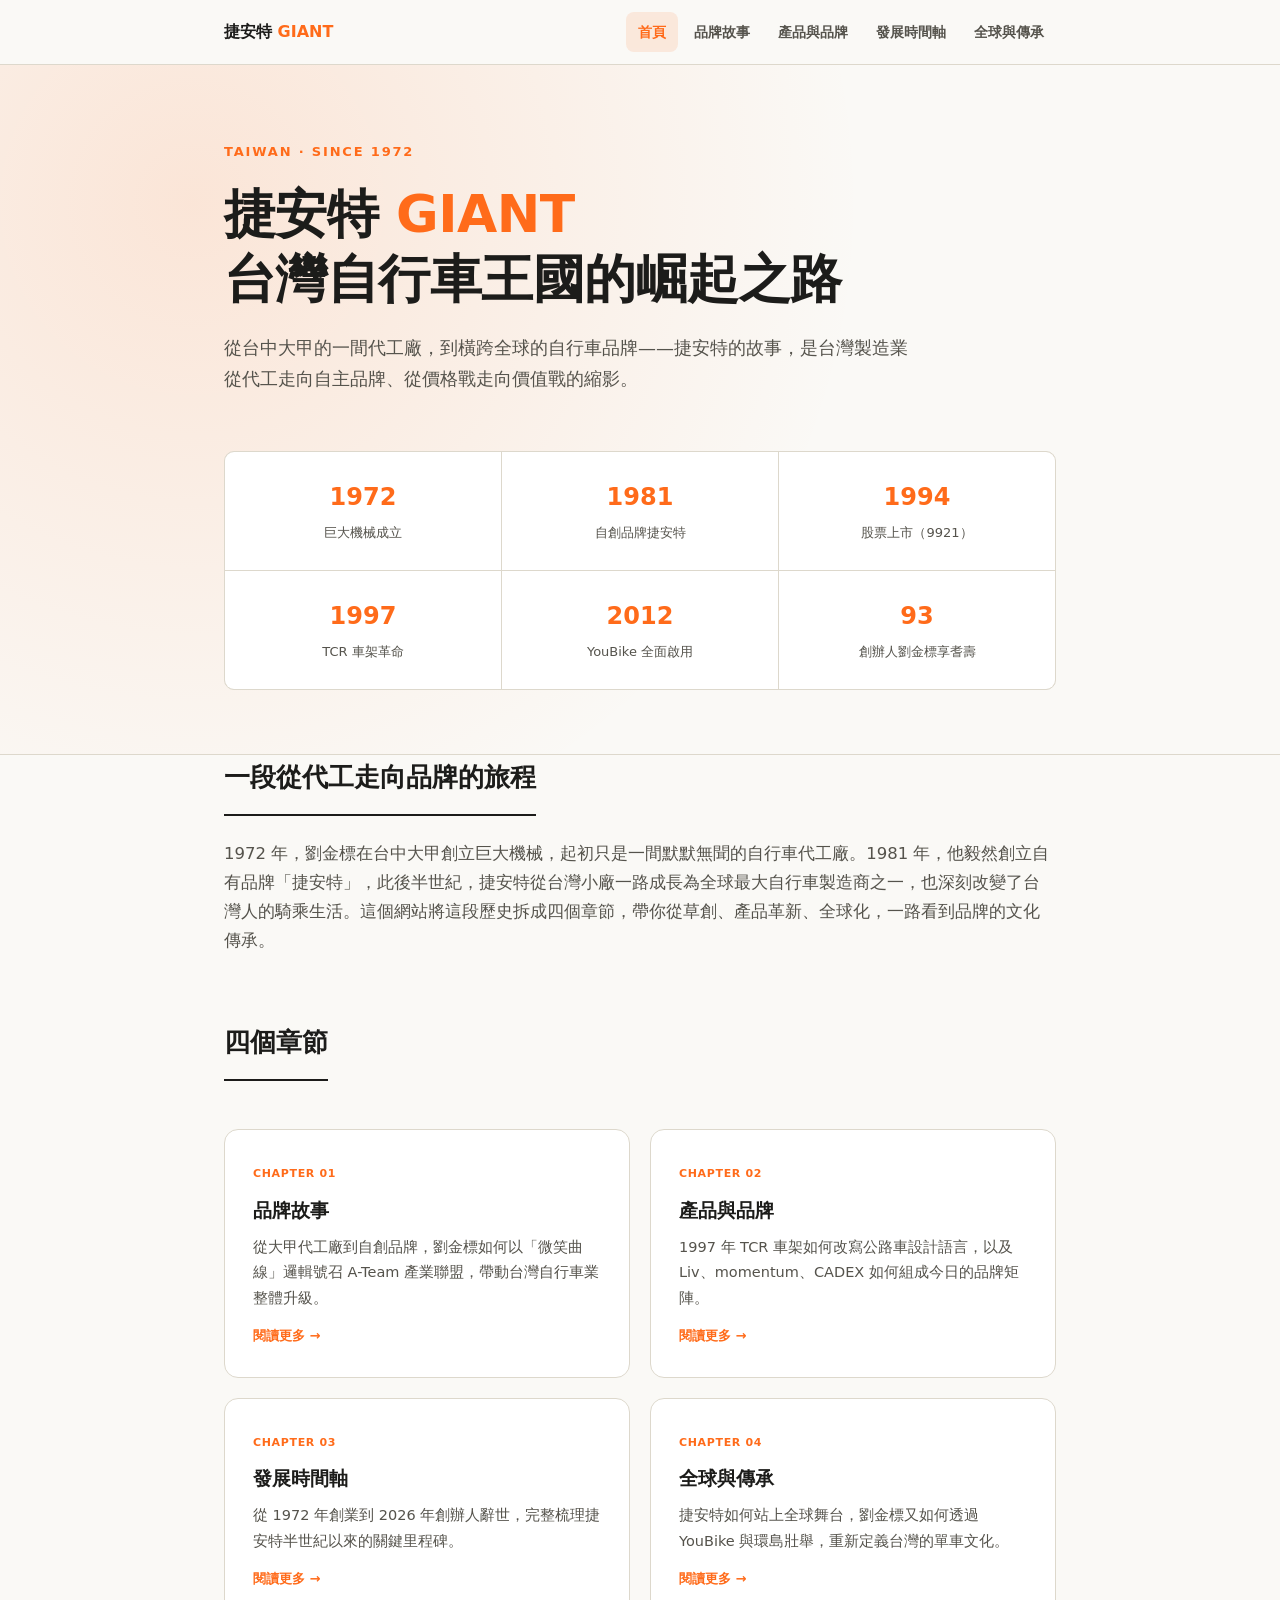
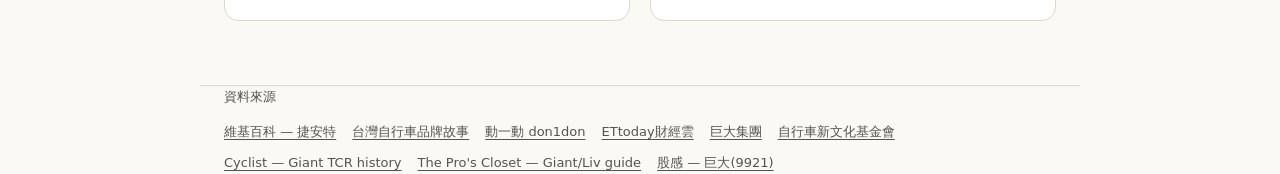
<file: index.html>
<!DOCTYPE html>
<html lang="zh-Hant" suppressHydrationWarning>
<head>
<meta charset="UTF-8">
<meta name="viewport" content="width=device-width, initial-scale=1.0">
<title>捷安特 GIANT — 台灣自行車王國的崛起之路</title>
<link rel="stylesheet" href="assets/style.css">
</head>
<body>

<nav class="site-nav">
  <div class="wrap nav-inner">
    <a class="nav-logo" href="index.html">捷安特 <span>GIANT</span></a>
    <div class="nav-links">
      <a href="index.html" class="active">首頁</a>
      <a href="brand-story.html">品牌故事</a>
      <a href="innovation.html">產品與品牌</a>
      <a href="timeline.html">發展時間軸</a>
      <a href="legacy.html">全球與傳承</a>
    </div>
  </div>
</nav>

<header class="hero">
  <div class="wrap">
    <span class="eyebrow">Taiwan · Since 1972</span>
    <h1>捷安特 <span>GIANT</span><br>台灣自行車王國的崛起之路</h1>
    <p class="lede">從台中大甲的一間代工廠，到橫跨全球的自行車品牌——捷安特的故事，是台灣製造業從代工走向自主品牌、從價格戰走向價值戰的縮影。</p>

    <div class="stats">
      <div class="stat">
        <span class="num">1972</span>
        <span class="label">巨大機械成立</span>
      </div>
      <div class="stat">
        <span class="num">1981</span>
        <span class="label">自創品牌捷安特</span>
      </div>
      <div class="stat">
        <span class="num">1994</span>
        <span class="label">股票上市（9921）</span>
      </div>
      <div class="stat">
        <span class="num">1997</span>
        <span class="label">TCR 車架革命</span>
      </div>
      <div class="stat">
        <span class="num">2012</span>
        <span class="label">YouBike 全面啟用</span>
      </div>
      <div class="stat">
        <span class="num">93</span>
        <span class="label">創辦人劉金標享耆壽</span>
      </div>
    </div>
  </div>
</header>

<main class="wrap">

  <section>
    <h2>一段從代工走向品牌的旅程</h2>
    <p>1972 年，劉金標在台中大甲創立巨大機械，起初只是一間默默無聞的自行車代工廠。1981 年，他毅然創立自有品牌「捷安特」，此後半世紀，捷安特從台灣小廠一路成長為全球最大自行車製造商之一，也深刻改變了台灣人的騎乘生活。這個網站將這段歷史拆成四個章節，帶你從草創、產品革新、全球化，一路看到品牌的文化傳承。</p>
  </section>

  <section>
    <h2>四個章節</h2>
    <div class="nav-cards">
      <a class="nav-card" href="brand-story.html">
        <span class="tag">Chapter 01</span>
        <h3>品牌故事</h3>
        <p>從大甲代工廠到自創品牌，劉金標如何以「微笑曲線」邏輯號召 A-Team 產業聯盟，帶動台灣自行車業整體升級。</p>
        <span class="arrow">閱讀更多 →</span>
      </a>
      <a class="nav-card" href="innovation.html">
        <span class="tag">Chapter 02</span>
        <h3>產品與品牌</h3>
        <p>1997 年 TCR 車架如何改寫公路車設計語言，以及 Liv、momentum、CADEX 如何組成今日的品牌矩陣。</p>
        <span class="arrow">閱讀更多 →</span>
      </a>
      <a class="nav-card" href="timeline.html">
        <span class="tag">Chapter 03</span>
        <h3>發展時間軸</h3>
        <p>從 1972 年創業到 2026 年創辦人辭世，完整梳理捷安特半世紀以來的關鍵里程碑。</p>
        <span class="arrow">閱讀更多 →</span>
      </a>
      <a class="nav-card" href="legacy.html">
        <span class="tag">Chapter 04</span>
        <h3>全球與傳承</h3>
        <p>捷安特如何站上全球舞台，劉金標又如何透過 YouBike 與環島壯舉，重新定義台灣的單車文化。</p>
        <span class="arrow">閱讀更多 →</span>
      </a>
    </div>
  </section>

</main>

<footer class="wrap">
  <div>資料來源</div>
  <div class="sources">
    <a href="https://zh.wikipedia.org/zh-hant/%E6%8D%B7%E5%AE%89%E7%89%B9" target="_blank" rel="noopener">維基百科 — 捷安特</a>
    <a href="https://ctyeh.com/articles/3479" target="_blank" rel="noopener">台灣自行車品牌故事</a>
    <a href="https://www.don1don.com/archives/231750/" target="_blank" rel="noopener">動一動 don1don</a>
    <a href="https://finance.ettoday.net/news/3119684" target="_blank" rel="noopener">ETtoday財經雲</a>
    <a href="https://www.giantgroup-cycling.com/news/96BZj0BpjFjJ3ni8" target="_blank" rel="noopener">巨大集團</a>
    <a href="https://www.cycling-lifestyle.org.tw/about" target="_blank" rel="noopener">自行車新文化基金會</a>
    <a href="https://www.cyclist.co.uk/in-depth/bike-history-giant-tcr" target="_blank" rel="noopener">Cyclist — Giant TCR history</a>
    <a href="https://www.theproscloset.com/blogs/news/giant-road-bike-buyers-guide" target="_blank" rel="noopener">The Pro's Closet — Giant/Liv guide</a>
    <a href="https://www.stockfeel.com.tw/%E5%B7%A8%E5%A4%A7-9921-%E4%B8%96%E7%95%8C%E7%AC%AC%E4%B8%80%E8%87%AA%E8%A1%8C%E8%BB%8A%E5%93%81%E7%89%8C/" target="_blank" rel="noopener">股感 — 巨大(9921)</a>
  </div>
</footer>

</body>
</html>
</file>
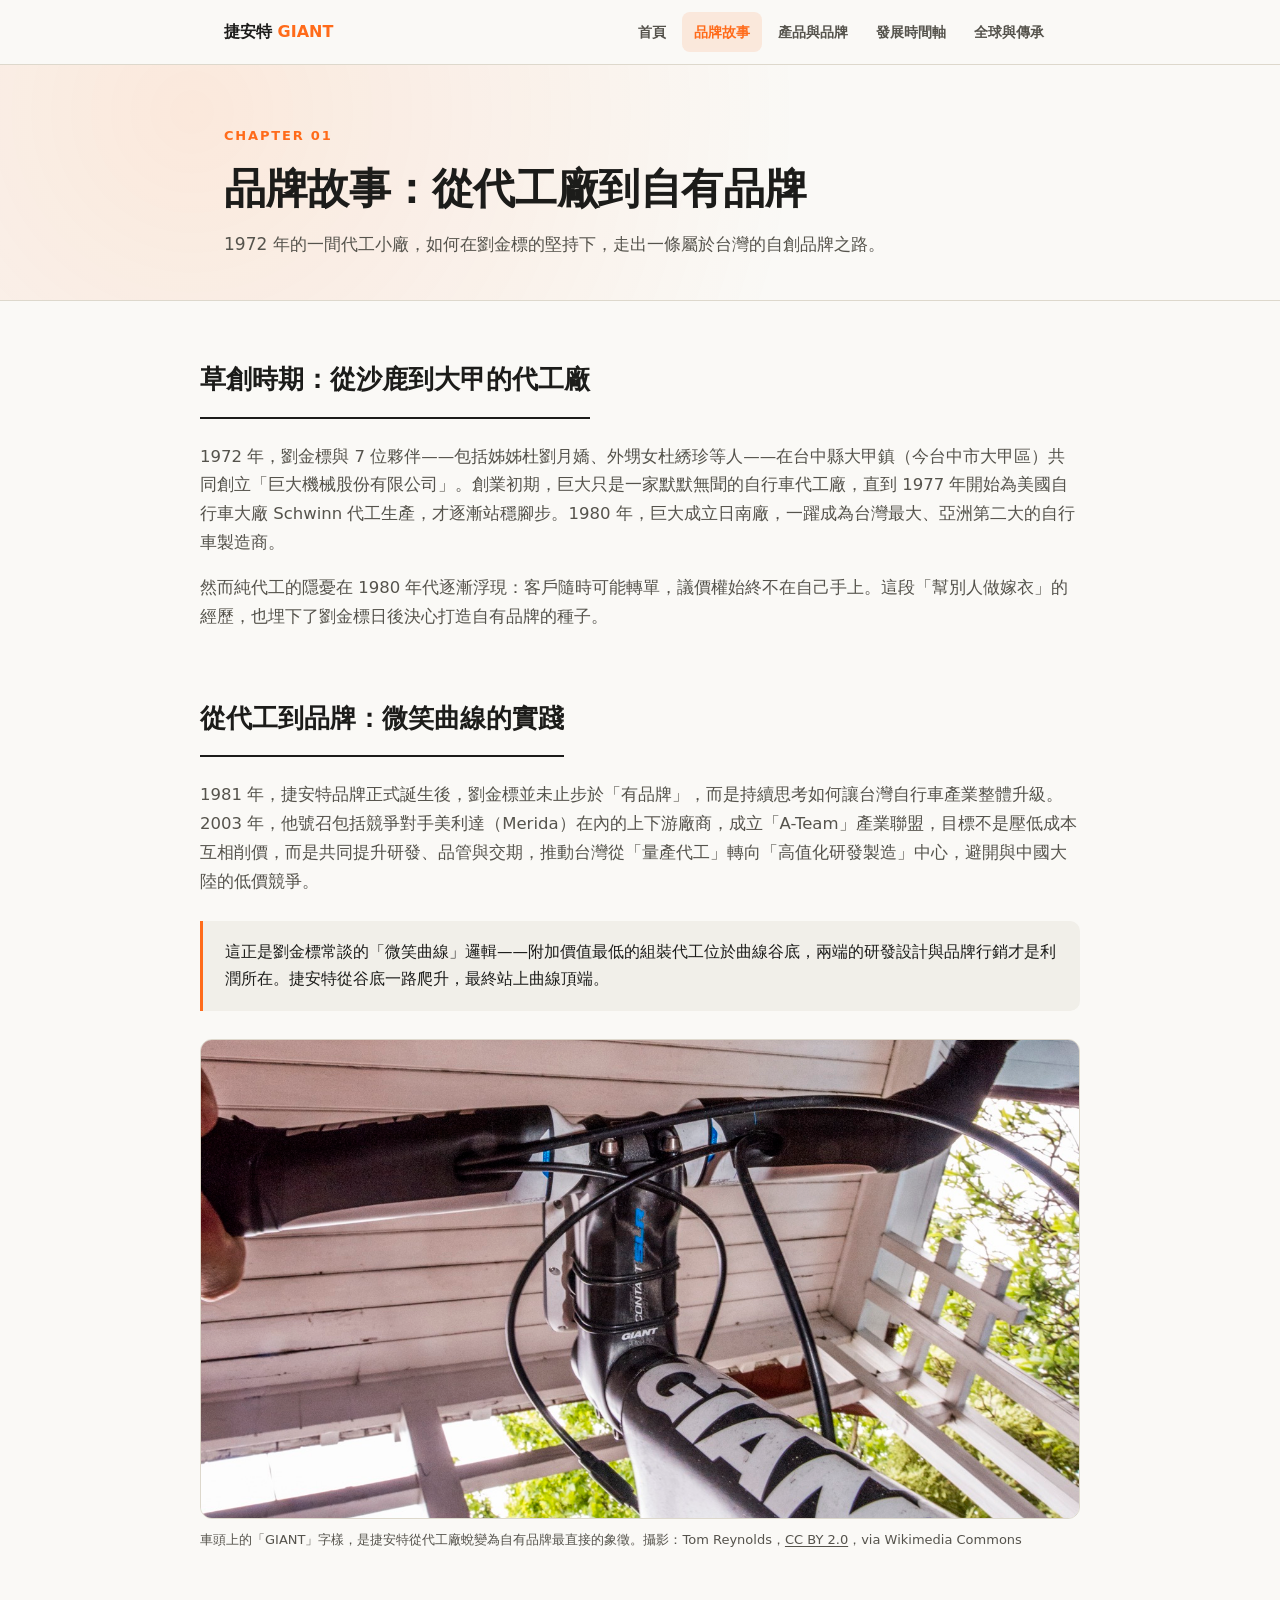
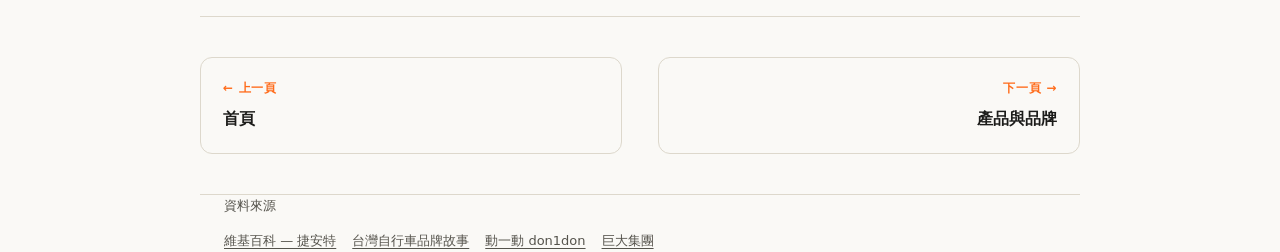
<file: brand-story.html>
<!DOCTYPE html>
<html lang="zh-Hant" suppressHydrationWarning>
<head>
<meta charset="UTF-8">
<meta name="viewport" content="width=device-width, initial-scale=1.0">
<title>品牌故事 — 捷安特 GIANT</title>
<link rel="stylesheet" href="assets/style.css">
</head>
<body>

<nav class="site-nav">
  <div class="wrap nav-inner">
    <a class="nav-logo" href="index.html">捷安特 <span>GIANT</span></a>
    <div class="nav-links">
      <a href="index.html">首頁</a>
      <a href="brand-story.html" class="active">品牌故事</a>
      <a href="innovation.html">產品與品牌</a>
      <a href="timeline.html">發展時間軸</a>
      <a href="legacy.html">全球與傳承</a>
    </div>
  </div>
</nav>

<header class="page-header">
  <div class="wrap">
    <span class="eyebrow">Chapter 01</span>
    <h1>品牌故事：從代工廠到自有品牌</h1>
    <p class="lede">1972 年的一間代工小廠，如何在劉金標的堅持下，走出一條屬於台灣的自創品牌之路。</p>
  </div>
</header>

<main class="wrap page-main">

  <section>
    <h2>草創時期：從沙鹿到大甲的代工廠</h2>
    <p>1972 年，劉金標與 7 位夥伴——包括姊姊杜劉月嬌、外甥女杜綉珍等人——在台中縣大甲鎮（今台中市大甲區）共同創立「巨大機械股份有限公司」。創業初期，巨大只是一家默默無聞的自行車代工廠，直到 1977 年開始為美國自行車大廠 Schwinn 代工生產，才逐漸站穩腳步。1980 年，巨大成立日南廠，一躍成為台灣最大、亞洲第二大的自行車製造商。</p>
    <p>然而純代工的隱憂在 1980 年代逐漸浮現：客戶隨時可能轉單，議價權始終不在自己手上。這段「幫別人做嫁衣」的經歷，也埋下了劉金標日後決心打造自有品牌的種子。</p>
  </section>

  <section>
    <h2>從代工到品牌：微笑曲線的實踐</h2>
    <p>1981 年，捷安特品牌正式誕生後，劉金標並未止步於「有品牌」，而是持續思考如何讓台灣自行車產業整體升級。2003 年，他號召包括競爭對手美利達（Merida）在內的上下游廠商，成立「A-Team」產業聯盟，目標不是壓低成本互相削價，而是共同提升研發、品管與交期，推動台灣從「量產代工」轉向「高值化研發製造」中心，避開與中國大陸的低價競爭。</p>
    <div class="callout">
      <p>這正是劉金標常談的「微笑曲線」邏輯——附加價值最低的組裝代工位於曲線谷底，兩端的研發設計與品牌行銷才是利潤所在。捷安特從谷底一路爬升，最終站上曲線頂端。</p>
    </div>

    <figure class="figure">
      <img src="assets/giant-headbadge.jpg" alt="捷安特自行車車頭上的 GIANT 品牌標誌特寫">
      <figcaption>車頭上的「GIANT」字樣，是捷安特從代工廠蛻變為自有品牌最直接的象徵。攝影：Tom Reynolds，<a href="https://commons.wikimedia.org/wiki/File:Giant_headbadge_(15327037634).jpg" target="_blank" rel="noopener">CC BY 2.0</a>，via Wikimedia Commons</figcaption>
    </figure>
  </section>

  <div class="pagination">
    <a class="prev" href="index.html">
      <span class="dir">← 上一頁</span>
      <span class="title">首頁</span>
    </a>
    <a class="next" href="innovation.html">
      <span class="dir">下一頁 →</span>
      <span class="title">產品與品牌</span>
    </a>
  </div>

</main>

<footer class="wrap">
  <div>資料來源</div>
  <div class="sources">
    <a href="https://zh.wikipedia.org/zh-hant/%E6%8D%B7%E5%AE%89%E7%89%B9" target="_blank" rel="noopener">維基百科 — 捷安特</a>
    <a href="https://ctyeh.com/articles/3479" target="_blank" rel="noopener">台灣自行車品牌故事</a>
    <a href="https://www.don1don.com/archives/231750/" target="_blank" rel="noopener">動一動 don1don</a>
    <a href="https://www.giantgroup-cycling.com/news/96BZj0BpjFjJ3ni8" target="_blank" rel="noopener">巨大集團</a>
  </div>
</footer>

</body>
</html>
</file>
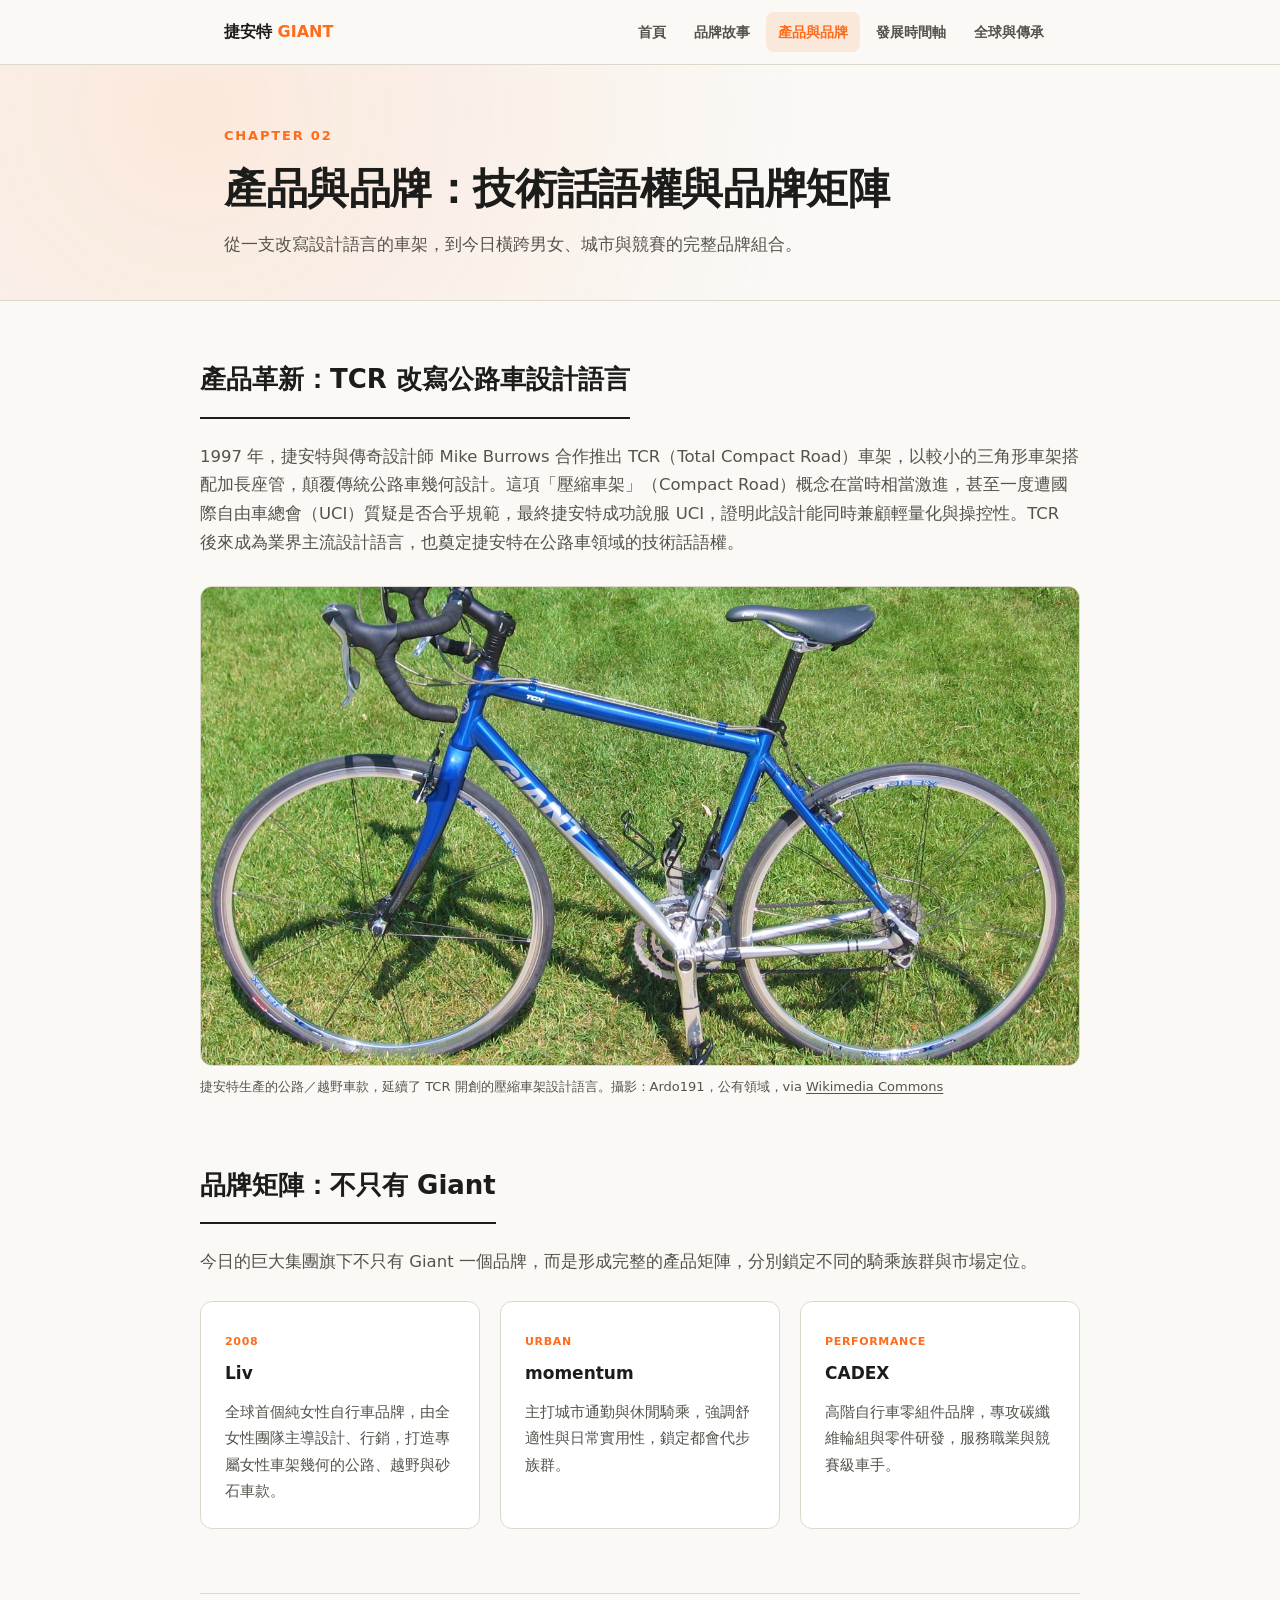
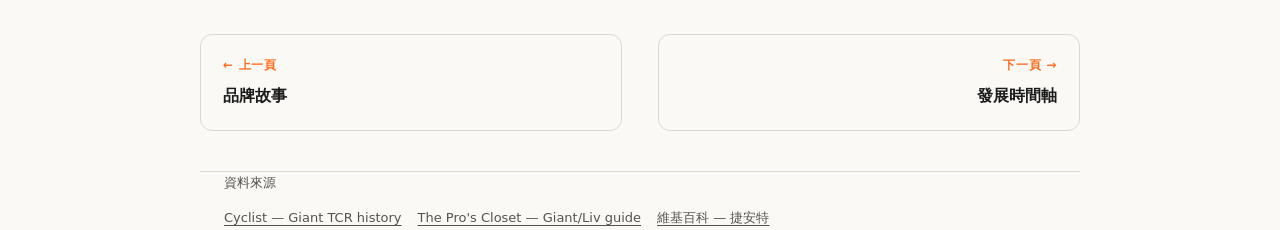
<file: innovation.html>
<!DOCTYPE html>
<html lang="zh-Hant" suppressHydrationWarning>
<head>
<meta charset="UTF-8">
<meta name="viewport" content="width=device-width, initial-scale=1.0">
<title>產品與品牌 — 捷安特 GIANT</title>
<link rel="stylesheet" href="assets/style.css">
</head>
<body>

<nav class="site-nav">
  <div class="wrap nav-inner">
    <a class="nav-logo" href="index.html">捷安特 <span>GIANT</span></a>
    <div class="nav-links">
      <a href="index.html">首頁</a>
      <a href="brand-story.html">品牌故事</a>
      <a href="innovation.html" class="active">產品與品牌</a>
      <a href="timeline.html">發展時間軸</a>
      <a href="legacy.html">全球與傳承</a>
    </div>
  </div>
</nav>

<header class="page-header">
  <div class="wrap">
    <span class="eyebrow">Chapter 02</span>
    <h1>產品與品牌：技術話語權與品牌矩陣</h1>
    <p class="lede">從一支改寫設計語言的車架，到今日橫跨男女、城市與競賽的完整品牌組合。</p>
  </div>
</header>

<main class="wrap page-main">

  <section>
    <h2>產品革新：TCR 改寫公路車設計語言</h2>
    <p>1997 年，捷安特與傳奇設計師 Mike Burrows 合作推出 TCR（Total Compact Road）車架，以較小的三角形車架搭配加長座管，顛覆傳統公路車幾何設計。這項「壓縮車架」（Compact Road）概念在當時相當激進，甚至一度遭國際自由車總會（UCI）質疑是否合乎規範，最終捷安特成功說服 UCI，證明此設計能同時兼顧輕量化與操控性。TCR 後來成為業界主流設計語言，也奠定捷安特在公路車領域的技術話語權。</p>

    <figure class="figure">
      <img src="assets/giant-tcx-roadbike.jpg" alt="一台捷安特 TCX 公路／越野車，停放在草地上">
      <figcaption>捷安特生產的公路／越野車款，延續了 TCR 開創的壓縮車架設計語言。攝影：Ardo191，公有領域，via <a href="https://commons.wikimedia.org/wiki/File:Giant_TCX_Cyclocross.JPG" target="_blank" rel="noopener">Wikimedia Commons</a></figcaption>
    </figure>
  </section>

  <section>
    <h2>品牌矩陣：不只有 Giant</h2>
    <p>今日的巨大集團旗下不只有 Giant 一個品牌，而是形成完整的產品矩陣，分別鎖定不同的騎乘族群與市場定位。</p>
    <div class="grid-3">
      <div class="card">
        <span class="tag">2008</span>
        <h3>Liv</h3>
        <p>全球首個純女性自行車品牌，由全女性團隊主導設計、行銷，打造專屬女性車架幾何的公路、越野與砂石車款。</p>
      </div>
      <div class="card">
        <span class="tag">Urban</span>
        <h3>momentum</h3>
        <p>主打城市通勤與休閒騎乘，強調舒適性與日常實用性，鎖定都會代步族群。</p>
      </div>
      <div class="card">
        <span class="tag">Performance</span>
        <h3>CADEX</h3>
        <p>高階自行車零組件品牌，專攻碳纖維輪組與零件研發，服務職業與競賽級車手。</p>
      </div>
    </div>
  </section>

  <div class="pagination">
    <a class="prev" href="brand-story.html">
      <span class="dir">← 上一頁</span>
      <span class="title">品牌故事</span>
    </a>
    <a class="next" href="timeline.html">
      <span class="dir">下一頁 →</span>
      <span class="title">發展時間軸</span>
    </a>
  </div>

</main>

<footer class="wrap">
  <div>資料來源</div>
  <div class="sources">
    <a href="https://www.cyclist.co.uk/in-depth/bike-history-giant-tcr" target="_blank" rel="noopener">Cyclist — Giant TCR history</a>
    <a href="https://www.theproscloset.com/blogs/news/giant-road-bike-buyers-guide" target="_blank" rel="noopener">The Pro's Closet — Giant/Liv guide</a>
    <a href="https://zh.wikipedia.org/zh-hant/%E6%8D%B7%E5%AE%89%E7%89%B9" target="_blank" rel="noopener">維基百科 — 捷安特</a>
  </div>
</footer>

</body>
</html>
</file>
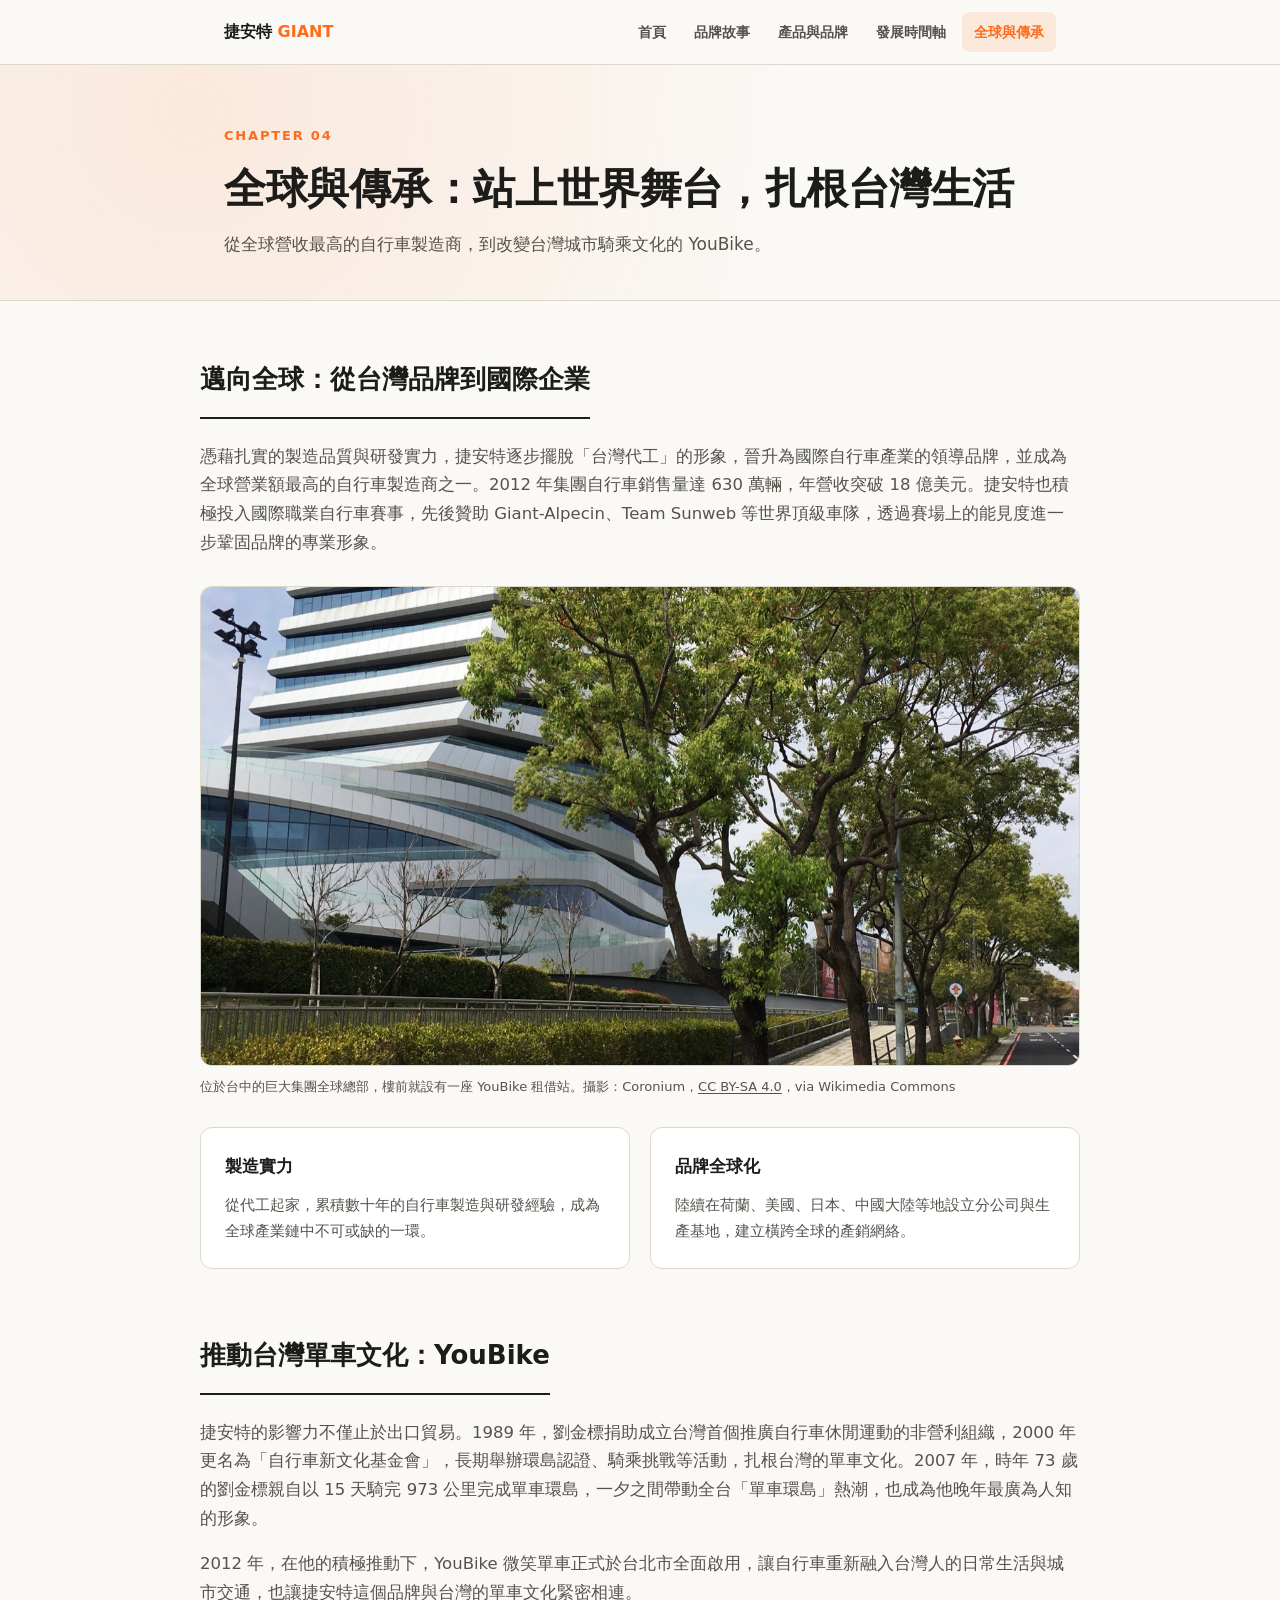
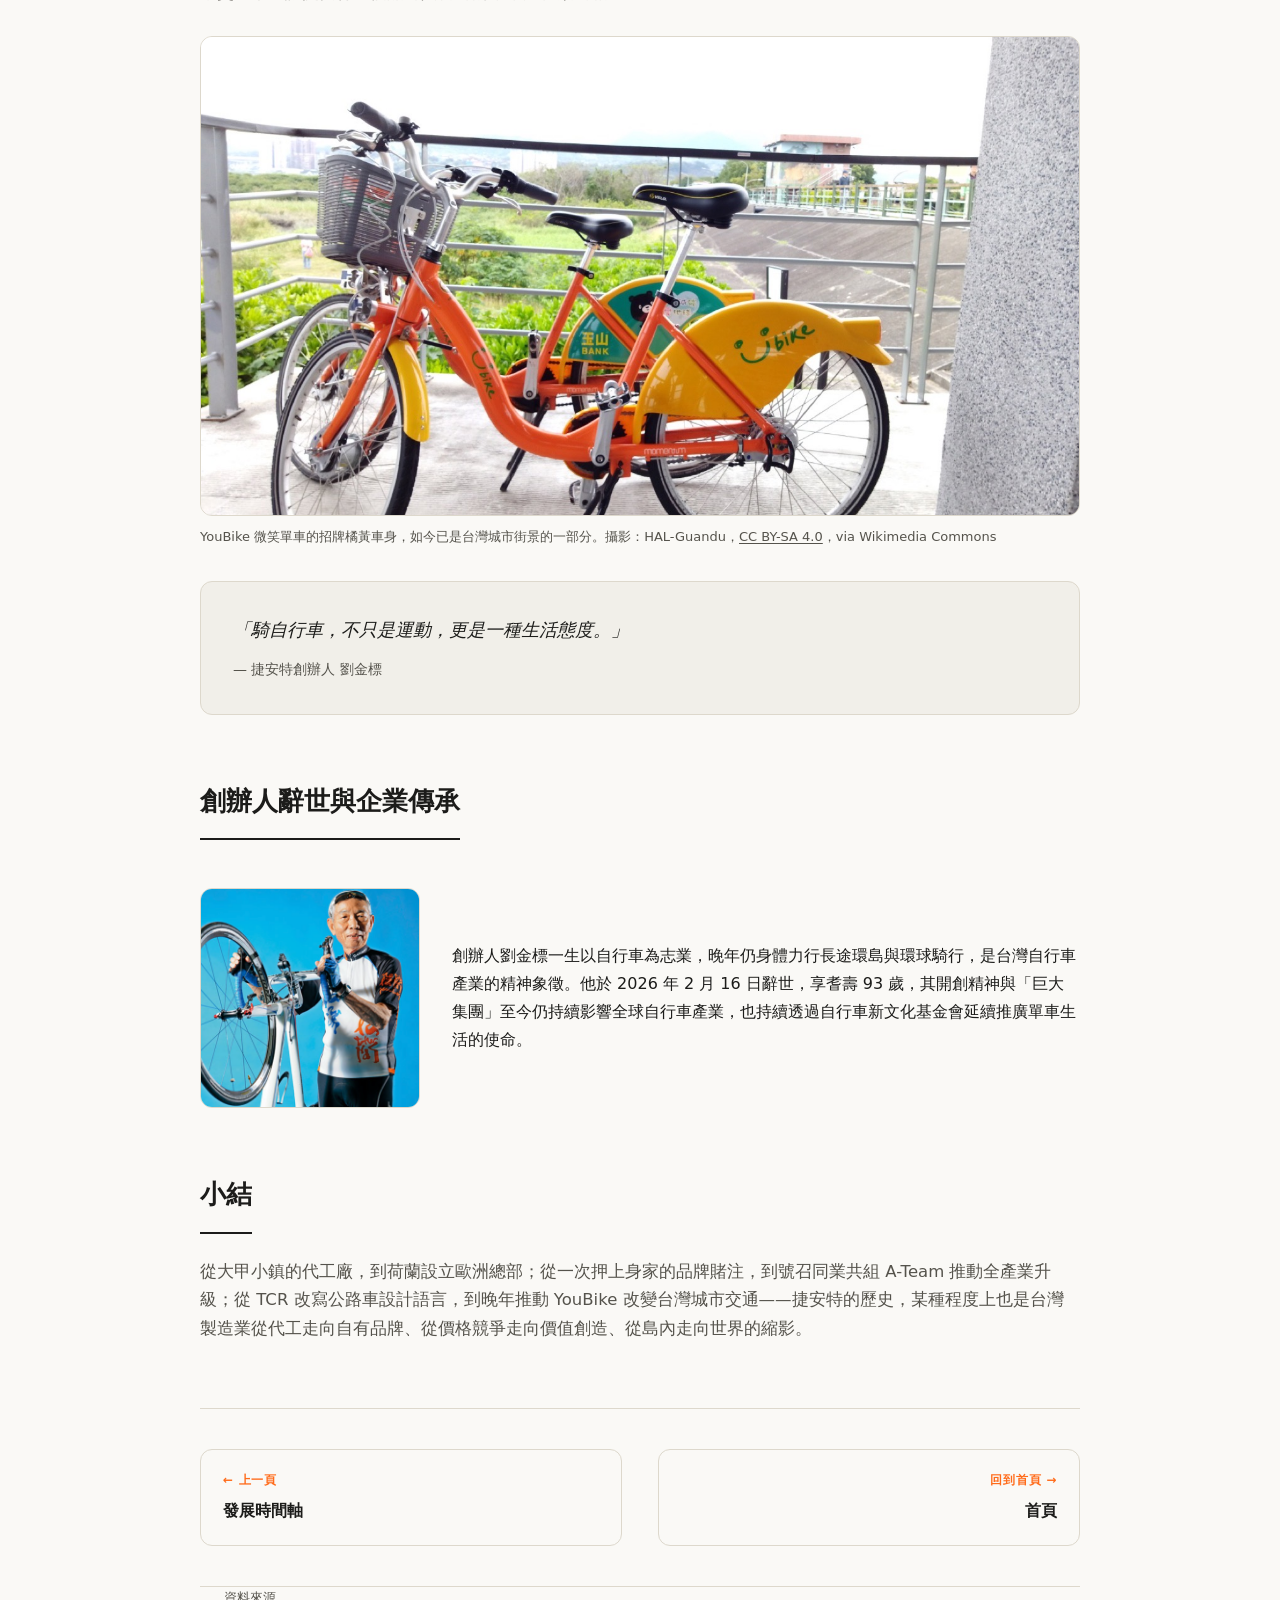
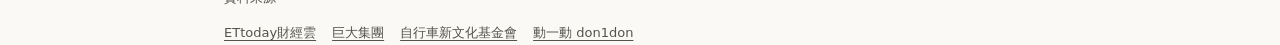
<file: legacy.html>
<!DOCTYPE html>
<html lang="zh-Hant" suppressHydrationWarning>
<head>
<meta charset="UTF-8">
<meta name="viewport" content="width=device-width, initial-scale=1.0">
<title>全球與傳承 — 捷安特 GIANT</title>
<link rel="stylesheet" href="assets/style.css">
</head>
<body>

<nav class="site-nav">
  <div class="wrap nav-inner">
    <a class="nav-logo" href="index.html">捷安特 <span>GIANT</span></a>
    <div class="nav-links">
      <a href="index.html">首頁</a>
      <a href="brand-story.html">品牌故事</a>
      <a href="innovation.html">產品與品牌</a>
      <a href="timeline.html">發展時間軸</a>
      <a href="legacy.html" class="active">全球與傳承</a>
    </div>
  </div>
</nav>

<header class="page-header">
  <div class="wrap">
    <span class="eyebrow">Chapter 04</span>
    <h1>全球與傳承：站上世界舞台，扎根台灣生活</h1>
    <p class="lede">從全球營收最高的自行車製造商，到改變台灣城市騎乘文化的 YouBike。</p>
  </div>
</header>

<main class="wrap page-main">

  <section>
    <h2>邁向全球：從台灣品牌到國際企業</h2>
    <p>憑藉扎實的製造品質與研發實力，捷安特逐步擺脫「台灣代工」的形象，晉升為國際自行車產業的領導品牌，並成為全球營業額最高的自行車製造商之一。2012 年集團自行車銷售量達 630 萬輛，年營收突破 18 億美元。捷安特也積極投入國際職業自行車賽事，先後贊助 Giant-Alpecin、Team Sunweb 等世界頂級車隊，透過賽場上的能見度進一步鞏固品牌的專業形象。</p>

    <figure class="figure">
      <img src="assets/giant-hq-taichung.jpg" alt="台中大雅巨大集團全球總部大樓外觀，樓前設有 YouBike 租借站">
      <figcaption>位於台中的巨大集團全球總部，樓前就設有一座 YouBike 租借站。攝影：Coronium，<a href="https://commons.wikimedia.org/wiki/File:Youbike-GiantHeadquarters-Taichung-2024.jpg" target="_blank" rel="noopener">CC BY-SA 4.0</a>，via Wikimedia Commons</figcaption>
    </figure>

    <div class="grid-2">
      <div class="card">
        <h3>製造實力</h3>
        <p>從代工起家，累積數十年的自行車製造與研發經驗，成為全球產業鏈中不可或缺的一環。</p>
      </div>
      <div class="card">
        <h3>品牌全球化</h3>
        <p>陸續在荷蘭、美國、日本、中國大陸等地設立分公司與生產基地，建立橫跨全球的產銷網絡。</p>
      </div>
    </div>
  </section>

  <section>
    <h2>推動台灣單車文化：YouBike</h2>
    <p>捷安特的影響力不僅止於出口貿易。1989 年，劉金標捐助成立台灣首個推廣自行車休閒運動的非營利組織，2000 年更名為「自行車新文化基金會」，長期舉辦環島認證、騎乘挑戰等活動，扎根台灣的單車文化。2007 年，時年 73 歲的劉金標親自以 15 天騎完 973 公里完成單車環島，一夕之間帶動全台「單車環島」熱潮，也成為他晚年最廣為人知的形象。</p>
    <p>2012 年，在他的積極推動下，YouBike 微笑單車正式於台北市全面啟用，讓自行車重新融入台灣人的日常生活與城市交通，也讓捷安特這個品牌與台灣的單車文化緊密相連。</p>

    <figure class="figure">
      <img src="assets/youbike-taipei.jpg" alt="兩台橘黃相間的 YouBike 微笑單車停靠在租借站">
      <figcaption>YouBike 微笑單車的招牌橘黃車身，如今已是台灣城市街景的一部分。攝影：HAL-Guandu，<a href="https://commons.wikimedia.org/wiki/File:Leihfahrrad_YouBike-Taipei.jpg" target="_blank" rel="noopener">CC BY-SA 4.0</a>，via Wikimedia Commons</figcaption>
    </figure>

    <div class="quote-card">
      <p>「騎自行車，不只是運動，更是一種生活態度。」</p>
      <div class="who">— 捷安特創辦人 劉金標</div>
    </div>
  </section>

  <section>
    <h2>創辦人辭世與企業傳承</h2>
    <div class="founder">
      <img class="founder-photo" src="assets/liu-jin-biao.png" alt="捷安特創辦人劉金標手持自行車輪，身穿騎行服">
      <p>創辦人劉金標一生以自行車為志業，晚年仍身體力行長途環島與環球騎行，是台灣自行車產業的精神象徵。他於 2026 年 2 月 16 日辭世，享耆壽 93 歲，其開創精神與「巨大集團」至今仍持續影響全球自行車產業，也持續透過自行車新文化基金會延續推廣單車生活的使命。</p>
    </div>
  </section>

  <section>
    <h2>小結</h2>
    <p>從大甲小鎮的代工廠，到荷蘭設立歐洲總部；從一次押上身家的品牌賭注，到號召同業共組 A-Team 推動全產業升級；從 TCR 改寫公路車設計語言，到晚年推動 YouBike 改變台灣城市交通——捷安特的歷史，某種程度上也是台灣製造業從代工走向自有品牌、從價格競爭走向價值創造、從島內走向世界的縮影。</p>
  </section>

  <div class="pagination">
    <a class="prev" href="timeline.html">
      <span class="dir">← 上一頁</span>
      <span class="title">發展時間軸</span>
    </a>
    <a class="next" href="index.html">
      <span class="dir">回到首頁 →</span>
      <span class="title">首頁</span>
    </a>
  </div>

</main>

<footer class="wrap">
  <div>資料來源</div>
  <div class="sources">
    <a href="https://finance.ettoday.net/news/3119684" target="_blank" rel="noopener">ETtoday財經雲</a>
    <a href="https://www.giantgroup-cycling.com/news/96BZj0BpjFjJ3ni8" target="_blank" rel="noopener">巨大集團</a>
    <a href="https://www.cycling-lifestyle.org.tw/about" target="_blank" rel="noopener">自行車新文化基金會</a>
    <a href="https://www.don1don.com/archives/231750/" target="_blank" rel="noopener">動一動 don1don</a>
  </div>
</footer>

</body>
</html>
</file>
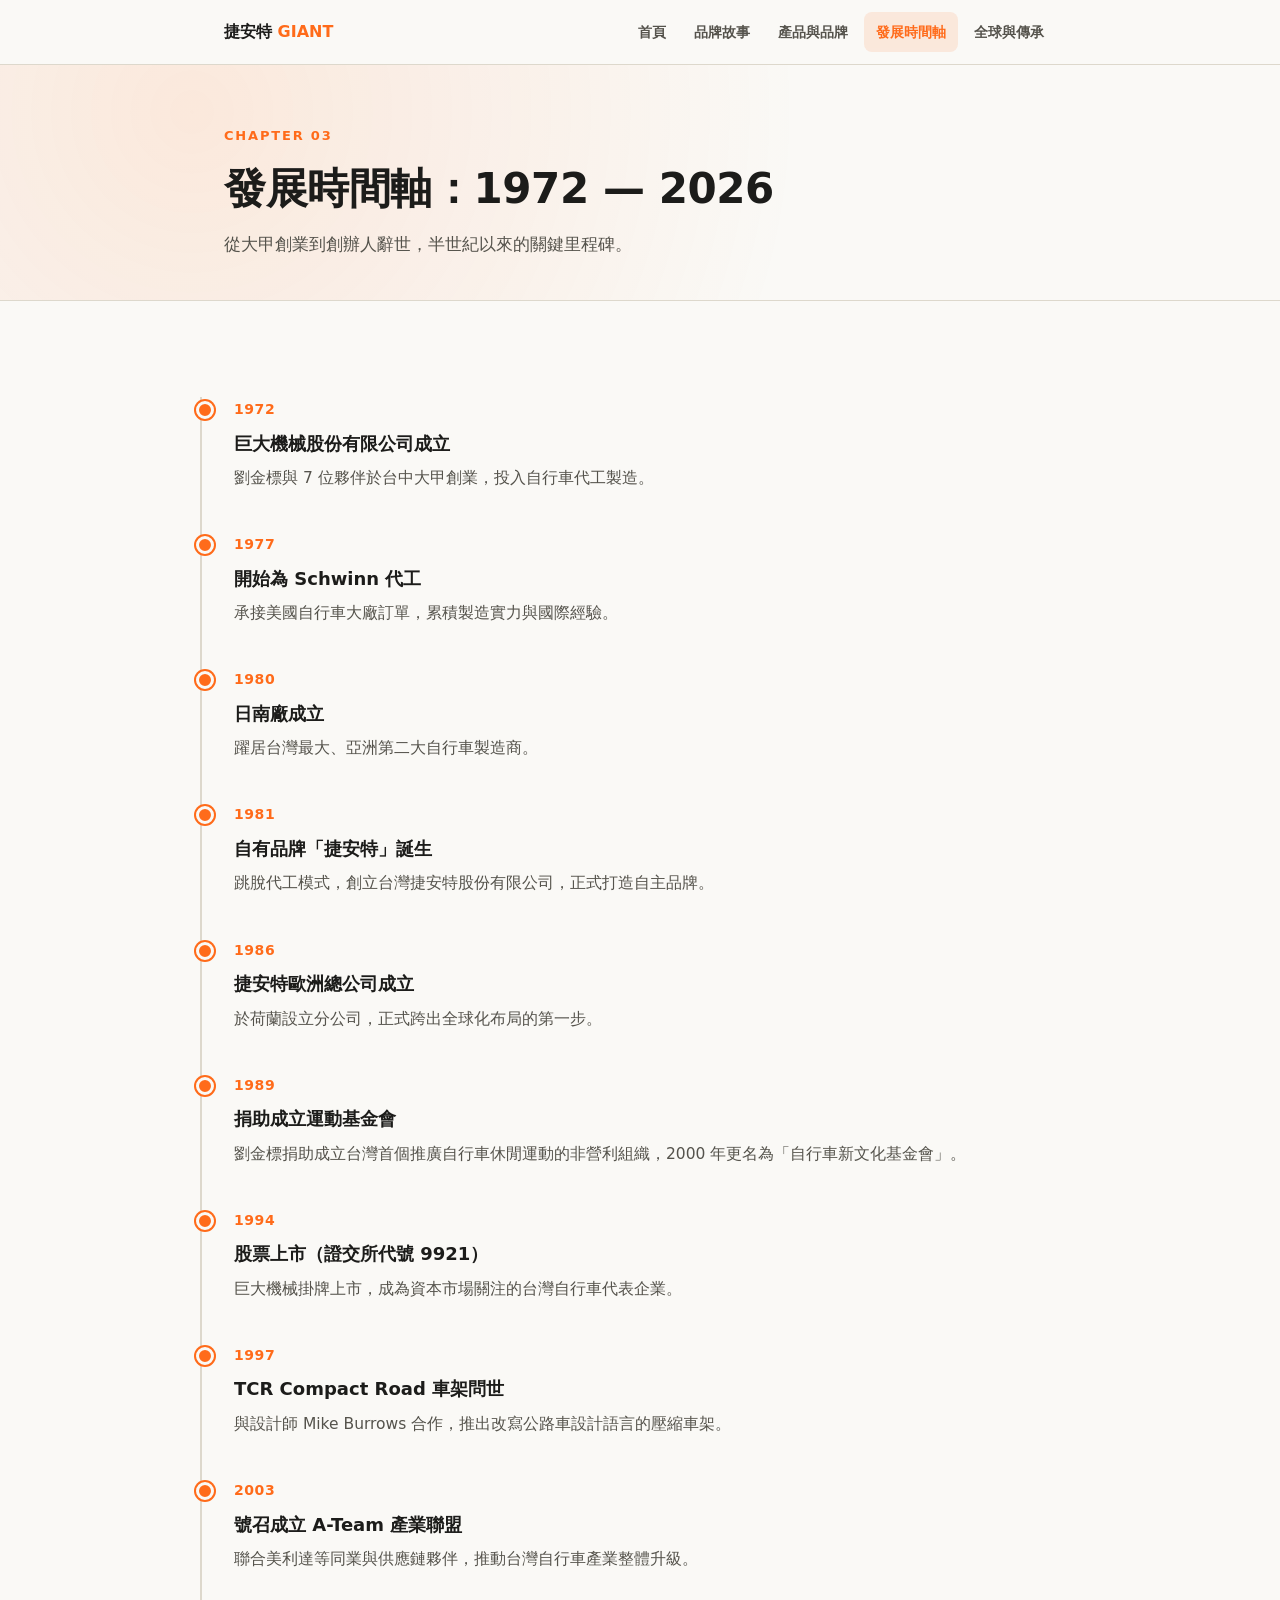
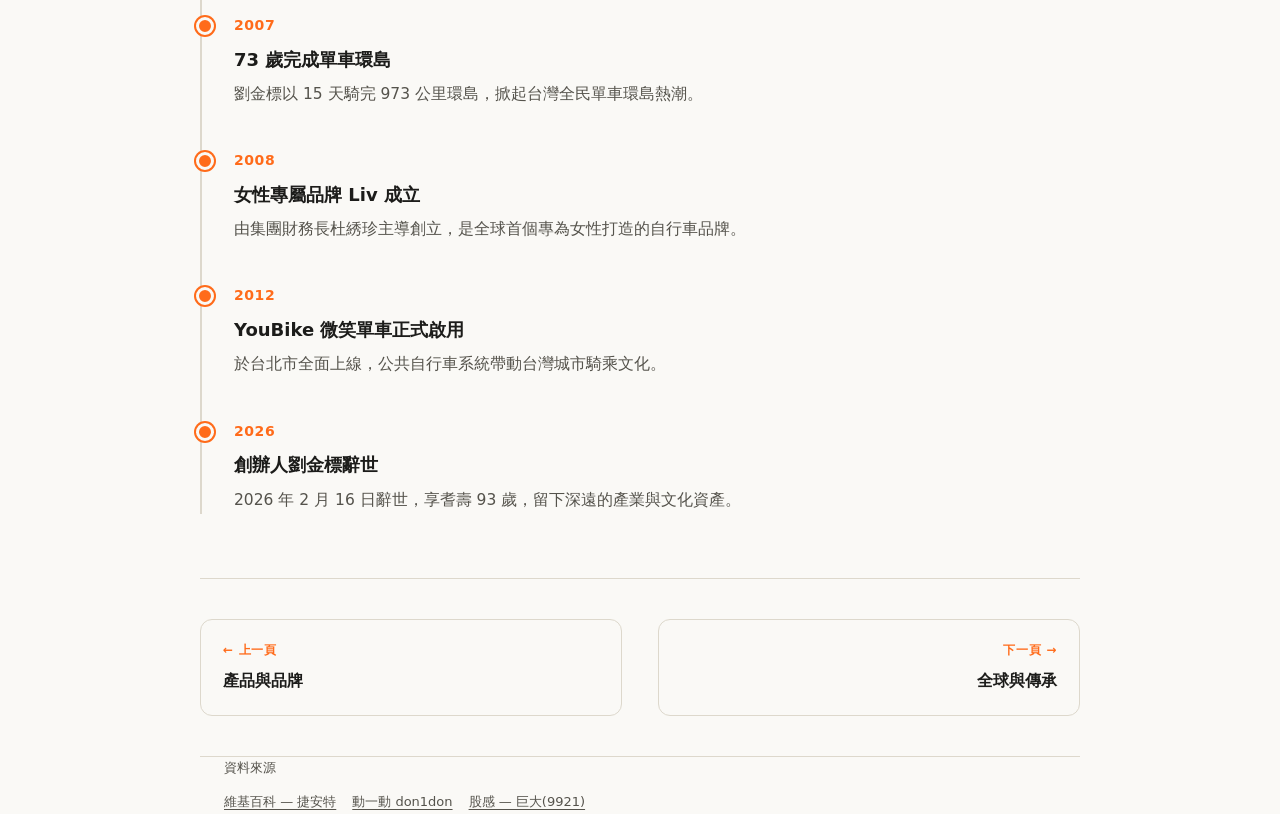
<file: timeline.html>
<!DOCTYPE html>
<html lang="zh-Hant" suppressHydrationWarning>
<head>
<meta charset="UTF-8">
<meta name="viewport" content="width=device-width, initial-scale=1.0">
<title>發展時間軸 — 捷安特 GIANT</title>
<link rel="stylesheet" href="assets/style.css">
</head>
<body>

<nav class="site-nav">
  <div class="wrap nav-inner">
    <a class="nav-logo" href="index.html">捷安特 <span>GIANT</span></a>
    <div class="nav-links">
      <a href="index.html">首頁</a>
      <a href="brand-story.html">品牌故事</a>
      <a href="innovation.html">產品與品牌</a>
      <a href="timeline.html" class="active">發展時間軸</a>
      <a href="legacy.html">全球與傳承</a>
    </div>
  </div>
</nav>

<header class="page-header">
  <div class="wrap">
    <span class="eyebrow">Chapter 03</span>
    <h1>發展時間軸：1972 — 2026</h1>
    <p class="lede">從大甲創業到創辦人辭世，半世紀以來的關鍵里程碑。</p>
  </div>
</header>

<main class="wrap page-main">

  <section>
    <div class="timeline">
      <div class="tl-item">
        <div class="tl-year">1972</div>
        <div class="tl-title">巨大機械股份有限公司成立</div>
        <div class="tl-desc">劉金標與 7 位夥伴於台中大甲創業，投入自行車代工製造。</div>
      </div>
      <div class="tl-item">
        <div class="tl-year">1977</div>
        <div class="tl-title">開始為 Schwinn 代工</div>
        <div class="tl-desc">承接美國自行車大廠訂單，累積製造實力與國際經驗。</div>
      </div>
      <div class="tl-item">
        <div class="tl-year">1980</div>
        <div class="tl-title">日南廠成立</div>
        <div class="tl-desc">躍居台灣最大、亞洲第二大自行車製造商。</div>
      </div>
      <div class="tl-item">
        <div class="tl-year">1981</div>
        <div class="tl-title">自有品牌「捷安特」誕生</div>
        <div class="tl-desc">跳脫代工模式，創立台灣捷安特股份有限公司，正式打造自主品牌。</div>
      </div>
      <div class="tl-item">
        <div class="tl-year">1986</div>
        <div class="tl-title">捷安特歐洲總公司成立</div>
        <div class="tl-desc">於荷蘭設立分公司，正式跨出全球化布局的第一步。</div>
      </div>
      <div class="tl-item">
        <div class="tl-year">1989</div>
        <div class="tl-title">捐助成立運動基金會</div>
        <div class="tl-desc">劉金標捐助成立台灣首個推廣自行車休閒運動的非營利組織，2000 年更名為「自行車新文化基金會」。</div>
      </div>
      <div class="tl-item">
        <div class="tl-year">1994</div>
        <div class="tl-title">股票上市（證交所代號 9921）</div>
        <div class="tl-desc">巨大機械掛牌上市，成為資本市場關注的台灣自行車代表企業。</div>
      </div>
      <div class="tl-item">
        <div class="tl-year">1997</div>
        <div class="tl-title">TCR Compact Road 車架問世</div>
        <div class="tl-desc">與設計師 Mike Burrows 合作，推出改寫公路車設計語言的壓縮車架。</div>
      </div>
      <div class="tl-item">
        <div class="tl-year">2003</div>
        <div class="tl-title">號召成立 A-Team 產業聯盟</div>
        <div class="tl-desc">聯合美利達等同業與供應鏈夥伴，推動台灣自行車產業整體升級。</div>
      </div>
      <div class="tl-item">
        <div class="tl-year">2007</div>
        <div class="tl-title">73 歲完成單車環島</div>
        <div class="tl-desc">劉金標以 15 天騎完 973 公里環島，掀起台灣全民單車環島熱潮。</div>
      </div>
      <div class="tl-item">
        <div class="tl-year">2008</div>
        <div class="tl-title">女性專屬品牌 Liv 成立</div>
        <div class="tl-desc">由集團財務長杜綉珍主導創立，是全球首個專為女性打造的自行車品牌。</div>
      </div>
      <div class="tl-item">
        <div class="tl-year">2012</div>
        <div class="tl-title">YouBike 微笑單車正式啟用</div>
        <div class="tl-desc">於台北市全面上線，公共自行車系統帶動台灣城市騎乘文化。</div>
      </div>
      <div class="tl-item">
        <div class="tl-year">2026</div>
        <div class="tl-title">創辦人劉金標辭世</div>
        <div class="tl-desc">2026 年 2 月 16 日辭世，享耆壽 93 歲，留下深遠的產業與文化資產。</div>
      </div>
    </div>
  </section>

  <div class="pagination">
    <a class="prev" href="innovation.html">
      <span class="dir">← 上一頁</span>
      <span class="title">產品與品牌</span>
    </a>
    <a class="next" href="legacy.html">
      <span class="dir">下一頁 →</span>
      <span class="title">全球與傳承</span>
    </a>
  </div>

</main>

<footer class="wrap">
  <div>資料來源</div>
  <div class="sources">
    <a href="https://zh.wikipedia.org/zh-hant/%E6%8D%B7%E5%AE%89%E7%89%B9" target="_blank" rel="noopener">維基百科 — 捷安特</a>
    <a href="https://www.don1don.com/archives/231750/" target="_blank" rel="noopener">動一動 don1don</a>
    <a href="https://www.stockfeel.com.tw/%E5%B7%A8%E5%A4%A7-9921-%E4%B8%96%E7%95%8C%E7%AC%AC%E4%B8%80%E8%87%AA%E8%A1%8C%E8%BB%8A%E5%93%81%E7%89%8C/" target="_blank" rel="noopener">股感 — 巨大(9921)</a>
  </div>
</footer>

</body>
</html>
</file>
<file: assets/style.css>
:root {
  --bg: #faf9f6;
  --bg-alt: #f1efe9;
  --ink: #1c1c1a;
  --ink-soft: #55534c;
  --line: #ddd8cc;
  --accent: #ff6b1a;
  --accent-ink: #ffffff;
  --card: #ffffff;
}

@media (prefers-color-scheme: dark) {
  :root {
    --bg: #15151a;
    --bg-alt: #1c1c22;
    --ink: #f2f1ec;
    --ink-soft: #b3b0a5;
    --line: #33323a;
    --accent: #ff8a3d;
    --accent-ink: #15151a;
    --card: #1c1c22;
  }
}

:root[data-theme="dark"] {
  --bg: #15151a;
  --bg-alt: #1c1c22;
  --ink: #f2f1ec;
  --ink-soft: #b3b0a5;
  --line: #33323a;
  --accent: #ff8a3d;
  --accent-ink: #15151a;
  --card: #1c1c22;
}

:root[data-theme="light"] {
  --bg: #faf9f6;
  --bg-alt: #f1efe9;
  --ink: #1c1c1a;
  --ink-soft: #55534c;
  --line: #ddd8cc;
  --accent: #ff6b1a;
  --accent-ink: #ffffff;
  --card: #ffffff;
}

* { box-sizing: border-box; }

body {
  margin: 0;
  background: var(--bg);
  color: var(--ink);
  font-family: "Noto Sans TC", "PingFang TC", "Microsoft JhengHei", system-ui, sans-serif;
  line-height: 1.75;
  -webkit-font-smoothing: antialiased;
}

.wrap {
  max-width: 880px;
  margin: 0 auto;
  padding: 0 24px;
}

/* ---------- Site nav ---------- */

.site-nav {
  position: sticky;
  top: 0;
  z-index: 20;
  background: color-mix(in srgb, var(--bg) 88%, transparent);
  backdrop-filter: blur(10px);
  border-bottom: 1px solid var(--line);
}

.nav-inner {
  display: flex;
  align-items: center;
  justify-content: space-between;
  gap: 20px;
  height: 64px;
}

.nav-logo {
  font-weight: 800;
  font-size: 16px;
  color: var(--ink);
  text-decoration: none;
  white-space: nowrap;
}

.nav-logo span {
  color: var(--accent);
}

.nav-links {
  display: flex;
  gap: 4px;
  overflow-x: auto;
  scrollbar-width: none;
}

.nav-links::-webkit-scrollbar {
  display: none;
}

.nav-links a {
  white-space: nowrap;
  font-size: 14px;
  font-weight: 600;
  color: var(--ink-soft);
  text-decoration: none;
  padding: 8px 12px;
  border-radius: 8px;
  transition: color 0.15s, background 0.15s;
}

.nav-links a:hover {
  color: var(--ink);
  background: var(--bg-alt);
}

.nav-links a.active {
  color: var(--accent);
  background: color-mix(in srgb, var(--accent) 12%, transparent);
}

/* ---------- Page header (non-home) ---------- */

.page-header {
  padding: 56px 0 40px;
  background:
    radial-gradient(circle at 15% 20%, color-mix(in srgb, var(--accent) 12%, transparent), transparent 55%),
    var(--bg);
  border-bottom: 1px solid var(--line);
}

.page-header .eyebrow {
  display: inline-block;
  font-size: 13px;
  letter-spacing: 0.14em;
  text-transform: uppercase;
  color: var(--accent);
  font-weight: 700;
  margin-bottom: 14px;
}

.page-header h1 {
  font-size: clamp(28px, 4.2vw, 42px);
  line-height: 1.3;
  margin: 0 0 14px;
  letter-spacing: -0.01em;
}

.page-header p.lede {
  font-size: 17px;
  color: var(--ink-soft);
  max-width: 62ch;
  margin: 0;
}

/* ---------- Hero (home only) ---------- */

header.hero {
  padding: 72px 0 64px;
  background:
    radial-gradient(circle at 15% 20%, color-mix(in srgb, var(--accent) 14%, transparent), transparent 55%),
    var(--bg);
  border-bottom: 1px solid var(--line);
}

.eyebrow {
  display: inline-block;
  font-size: 13px;
  letter-spacing: 0.14em;
  text-transform: uppercase;
  color: var(--accent);
  font-weight: 700;
  margin-bottom: 18px;
}

h1 {
  font-size: clamp(32px, 5vw, 52px);
  line-height: 1.25;
  margin: 0 0 20px;
  letter-spacing: -0.01em;
}

h1 span {
  color: var(--accent);
}

.hero p.lede {
  font-size: 18px;
  color: var(--ink-soft);
  max-width: 60ch;
  margin: 0;
}

.stats {
  display: grid;
  grid-template-columns: repeat(3, 1fr);
  gap: 1px;
  background: var(--line);
  border: 1px solid var(--line);
  margin-top: 56px;
  border-radius: 10px;
  overflow: hidden;
}

.stat {
  background: var(--card);
  padding: 24px 18px;
  text-align: center;
}

.stat .num {
  font-size: 24px;
  font-weight: 800;
  color: var(--accent);
  display: block;
}

.stat .label {
  font-size: 13px;
  color: var(--ink-soft);
  margin-top: 6px;
}

/* ---------- Main content ---------- */

main {
  padding: 72px 0 40px;
}

main.page-main {
  padding: 56px 0 40px;
}

section {
  margin-bottom: 64px;
}

h2 {
  font-size: 26px;
  margin: 0 0 24px;
  padding-bottom: 14px;
  border-bottom: 2px solid var(--ink);
  display: inline-block;
}

h3.subhead {
  font-size: 18px;
  margin: 32px 0 12px;
}

section > p {
  color: var(--ink-soft);
  font-size: 16.5px;
  margin: 0 0 16px;
}

/* ---------- Nav cards (home) ---------- */

.nav-cards {
  display: grid;
  grid-template-columns: repeat(2, 1fr);
  gap: 20px;
  margin-top: 24px;
}

.nav-card {
  display: block;
  background: var(--card);
  border: 1px solid var(--line);
  border-radius: 14px;
  padding: 28px;
  text-decoration: none;
  color: inherit;
  transition: border-color 0.15s, transform 0.15s;
}

.nav-card:hover {
  border-color: var(--accent);
  transform: translateY(-2px);
}

.nav-card .tag {
  display: inline-block;
  font-size: 11px;
  font-weight: 800;
  letter-spacing: 0.06em;
  color: var(--accent);
  text-transform: uppercase;
  margin-bottom: 10px;
}

.nav-card h3 {
  margin: 0 0 8px;
  font-size: 19px;
}

.nav-card p {
  margin: 0;
  color: var(--ink-soft);
  font-size: 14.5px;
}

.nav-card .arrow {
  display: inline-block;
  margin-top: 14px;
  font-size: 13px;
  font-weight: 700;
  color: var(--accent);
}

/* ---------- Timeline ---------- */

.timeline {
  position: relative;
  margin-top: 40px;
  padding-left: 32px;
  border-left: 2px solid var(--line);
}

.tl-item {
  position: relative;
  padding-bottom: 40px;
}

.tl-item:last-child {
  padding-bottom: 0;
}

.tl-item::before {
  content: "";
  position: absolute;
  left: -38px;
  top: 4px;
  width: 12px;
  height: 12px;
  border-radius: 50%;
  background: var(--accent);
  border: 3px solid var(--bg);
  box-shadow: 0 0 0 2px var(--accent);
}

.tl-year {
  font-size: 14px;
  font-weight: 800;
  color: var(--accent);
  letter-spacing: 0.04em;
  margin-bottom: 6px;
}

.tl-title {
  font-size: 18px;
  font-weight: 700;
  margin-bottom: 6px;
}

.tl-desc {
  color: var(--ink-soft);
  font-size: 15.5px;
}

/* ---------- Cards / quotes / callouts ---------- */

.quote-card {
  background: var(--bg-alt);
  border: 1px solid var(--line);
  border-radius: 12px;
  padding: 32px;
  margin-top: 32px;
}

.quote-card p {
  font-size: 18px;
  font-style: italic;
  color: var(--ink);
  margin: 0 0 12px;
}

.quote-card .who {
  font-size: 14px;
  color: var(--ink-soft);
}

.grid-2 {
  display: grid;
  grid-template-columns: 1fr 1fr;
  gap: 20px;
  margin-top: 24px;
}

.grid-3 {
  display: grid;
  grid-template-columns: repeat(3, 1fr);
  gap: 20px;
  margin-top: 24px;
}

.founder {
  display: grid;
  grid-template-columns: 220px 1fr;
  gap: 32px;
  align-items: center;
  margin-top: 24px;
}

.founder-photo {
  width: 100%;
  aspect-ratio: 1 / 1;
  object-fit: cover;
  object-position: center 20%;
  border-radius: 12px;
  border: 1px solid var(--line);
}

.founder p {
  margin: 0;
}

.card {
  background: var(--card);
  border: 1px solid var(--line);
  border-radius: 12px;
  padding: 24px;
}

.card .tag {
  display: inline-block;
  font-size: 11px;
  font-weight: 800;
  letter-spacing: 0.06em;
  color: var(--accent);
  text-transform: uppercase;
  margin-bottom: 8px;
}

.card h3 {
  margin: 0 0 10px;
  font-size: 17px;
}

.card p {
  margin: 0;
  color: var(--ink-soft);
  font-size: 15px;
}

.figure {
  margin: 28px 0;
}

.figure img {
  width: 100%;
  max-height: 480px;
  object-fit: cover;
  border-radius: 12px;
  border: 1px solid var(--line);
  display: block;
}

.figure figcaption {
  margin-top: 10px;
  font-size: 13px;
  color: var(--ink-soft);
}

.figure figcaption a {
  color: var(--ink-soft);
  text-decoration: underline;
  text-underline-offset: 2px;
}

.figure figcaption a:hover {
  color: var(--accent);
}

.callout {
  border-left: 3px solid var(--accent);
  background: var(--bg-alt);
  padding: 18px 22px;
  border-radius: 0 10px 10px 0;
  margin: 24px 0;
}

.callout p {
  margin: 0;
  color: var(--ink);
  font-size: 15.5px;
}

/* ---------- Page pagination (prev/next) ---------- */

.pagination {
  display: flex;
  justify-content: space-between;
  gap: 16px;
  margin-top: 24px;
  padding-top: 40px;
  border-top: 1px solid var(--line);
}

.pagination a {
  flex: 1;
  max-width: 48%;
  display: flex;
  flex-direction: column;
  gap: 6px;
  padding: 20px 22px;
  border: 1px solid var(--line);
  border-radius: 12px;
  text-decoration: none;
  color: inherit;
  transition: border-color 0.15s;
}

.pagination a:hover {
  border-color: var(--accent);
}

.pagination a.next {
  text-align: right;
  align-items: flex-end;
  margin-left: auto;
}

.pagination .dir {
  font-size: 12px;
  font-weight: 700;
  letter-spacing: 0.06em;
  text-transform: uppercase;
  color: var(--accent);
}

.pagination .title {
  font-size: 16px;
  font-weight: 700;
}

/* ---------- Footer ---------- */

footer {
  border-top: 1px solid var(--line);
  padding: 32px 0 60px;
  color: var(--ink-soft);
  font-size: 13px;
}

footer .sources {
  margin-top: 12px;
  display: flex;
  flex-wrap: wrap;
  gap: 8px 16px;
}

footer a {
  color: var(--ink-soft);
  text-decoration: underline;
  text-underline-offset: 3px;
}

footer a:hover {
  color: var(--accent);
}

@media (max-width: 640px) {
  header.hero { padding: 56px 0 48px; }
  .stats { grid-template-columns: repeat(2, 1fr); }
  .grid-2, .grid-3, .nav-cards { grid-template-columns: 1fr; }
  main { padding: 40px 0 20px; }
  .founder { grid-template-columns: 1fr; }
  .founder-photo { max-width: 260px; margin: 0 auto; }
  .pagination { flex-direction: column; }
  .pagination a, .pagination a.next { max-width: 100%; text-align: left; align-items: flex-start; margin-left: 0; }
}
</file>
